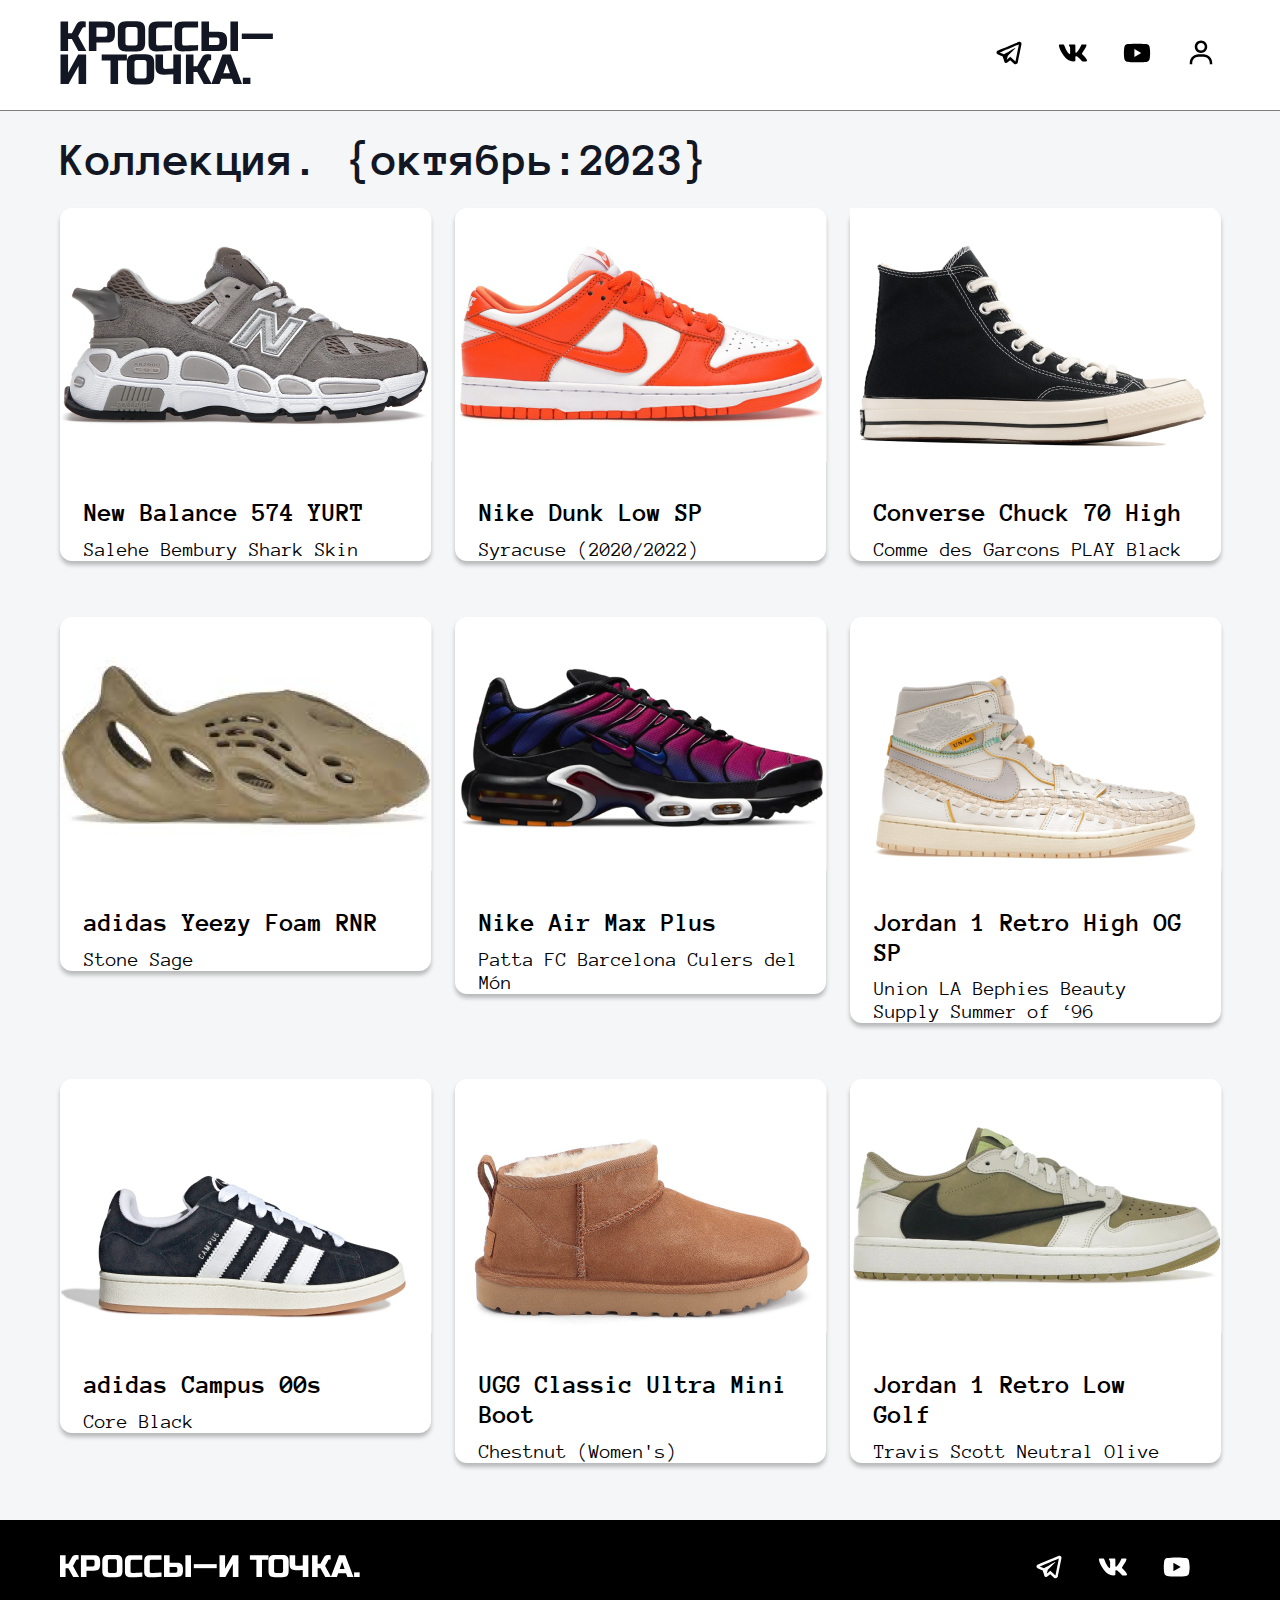
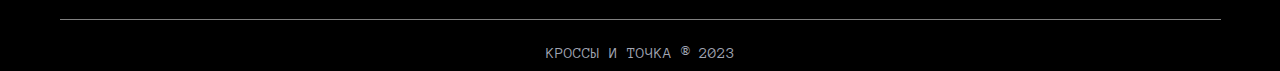
<file: index.html>
<!DOCTYPE html>
<html lang="ru">

<head>
  <meta charset="UTF-8">
  <meta name="viewport" content="width=device-width, initial-scale=1.0">
  <title>Кроссы — и точка</title>
  <link rel="stylesheet" href="./additional styles css/normalize.css">
  <link rel="stylesheet" href="./style.css" />
  <link rel="shortcut icon" href="./logo/mainlogo.jpeg">
</head>

<body>
  <header class="header">
    <div class="container1">
      <div class="logocros">
        <a href="#" class="header-logo"><img src="./logo/logo (1).svg"></a>
      </div>
      <div class="navlogin">
        <nav class="nav">
          <ul class="nav-items">
            <li><a href="#" class="nav-item hed"><img class="navsvg" src="./logo/linklog_black/icons8-телеграмма-app (3).svg"></a></li>
            <li><a href="#" class="nav-item hed"><img class="navsvg" src="./logo/linklog_black/logo-vk-svgrepo-com.svg"></a></li>
            <li><a href="#" class="nav-item hed "><img class="navsvg" src="./logo/linklog_black/logo-youtube-svgrepo-com.svg"></a></li>
            <li><a href="./form.html" class="nav-item hed item3"><img class="navsvg" src="./logo/linklog_black/user-svgrepo-com.svg"></a></li>
          </ul>
        </nav>
      </div>
    </div>
  </header>

  <main class="main">

    <div class="main_content_cros">
      <div class="glav">
        <h2 class="subtitle">Коллекция. {октябрь:2023}</h2>
      </div>
      <div class="crosct">
        <div class="cards">
          <a href="./crospage1.html">
            <article class="article">
              <div class="container">
                <img src="./png/main_img/4.png" alt="New Balance 574 YURT" class="imgcr">
                <h3 class="container__title">New Balance 574 YURT</h3>
                <p class="container__title">Salehe Bembury Shark Skin</p>
              </div>
            </article>
          </a>
          <a href="./crospage2.html">
            <article class="article">
              <div class="container">
                <img alt="Nike Dunk Low SP" src="./png/main_img/3.png" class="imgcr">
                <h3 class="container__title">Nike Dunk Low SP</h3>
                <p class="container__text">Syracuse (2020/2022)</p>
              </div>
            </article>
          </a>
          <a href="./crospage3.html">
            <article class="article">
              <div class="container">
                <img src="./png/main_img/6.png" alt="Converse Chuck 70 High" class="imgcr">
                <h3 class="container__title">Converse Chuck 70 High</h3>
                <p class="container__title">Comme des Garcons PLAY Black</p>
              </div>
            </article>
          </a>
        </div>
        <div class="cards">
          <a href="#">
            <article class="article">
              <div class="container">
                <img alt="adidas Yeezy Foam RNR" src="./png/main_img/1.png" class="imgcr">
                <h3 class="container__title">adidas Yeezy Foam RNR</h3>
                <p class="container__text">Stone Sage</p>
              </div>
            </article>
          </a>
            <a href="#">
              <article class="article">
                <div class="container">
                  <img src="./png/main_img/9.png" alt="Nike Air Max Plus" class="imgcr">
                  <h3 class="container__title">Nike Air Max Plus</h3>
                  <p class="container__title">Patta FC Barcelona Culers del <br> Món</p>
                </div>
              </article>
            </a>
            <a href="#">
              <article class="article">
                <div class="container">
                  <img src="./png/main_img/8.png" alt="Jordan 1 Retro High OG SP" class="imgcr">
                  <h3 class="container__title">Jordan 1 Retro High OG <br> SP</h3>
                  <p class="container__title">Union LA Bephies Beauty <br> Supply Summer of ‘96</p>
                </div>
              </article>
            </a>
        </div>
        <div class="cards cards3">
          <a href="#">
            <article class="article">
              <div class="container">
                <img src="./png/main_img/7.png" alt="adidas Campus 00s" class="imgcr">
                <h3 class="container__title">adidas Campus 00s</h3>
                <p class="container__title">Core Black</p>
              </div>
            </article>
          </a>
          <a href="#">
            <article class="article">
              <div class="container">
                <img src="./png/main_img/5.png" alt="UGG Classic Ultra Mini Boot" class="imgcr">
                <h3 class="container__title">UGG Classic Ultra Mini <br> Boot</h3>
                <p class="container__title">Chestnut (Women's)</p>
              </div>
            </article>
          </a>
          <a href="#">
            <article class="article">
              <div class="container">
                <img alt="Jordan 1 Retro Low Golf" src="./png/main_img/2.png" class="imgcr">
                <h3 class="container__title">Jordan 1 Retro Low <br> Golf</h3>
                <p class="container__text">Travis Scott Neutral Olive</p>
              </div>
            </article>
          </a>
        </div>
    </div>
  </main>

  <footer class="footer">
    <div class="footer_container">
      <div class="verx">
        <a href="#" class="header-logo"><img src="./logo/log2.svg"></a>
        <div class="navlogin">
          <nav class="nav">
            <ul class="nav-items">
              <li><a href="#" class="nav-item hed"><img class="navsvg" src="./logo/linklog_white/icons8-телеграмма-app (2).svg"></a></li>
              <li><a href="#" class="nav-item hed"><img class="navsvg" src="./logo/linklog_white/logo-vk-svgrepo-com (1).svg"></a></li>
              <li><a href="#" class="nav-item hed "><img class="navsvg" src="./logo/linklog_white/icons8-youtube-play.svg"></a></li>
            </ul>
          </nav>
        </div>
      </div>
      <div class="niz">
        КРОССЫ И ТОЧКА ® 2023
      </div>
    </div>
  </footer>
</body>

</html>
</file>
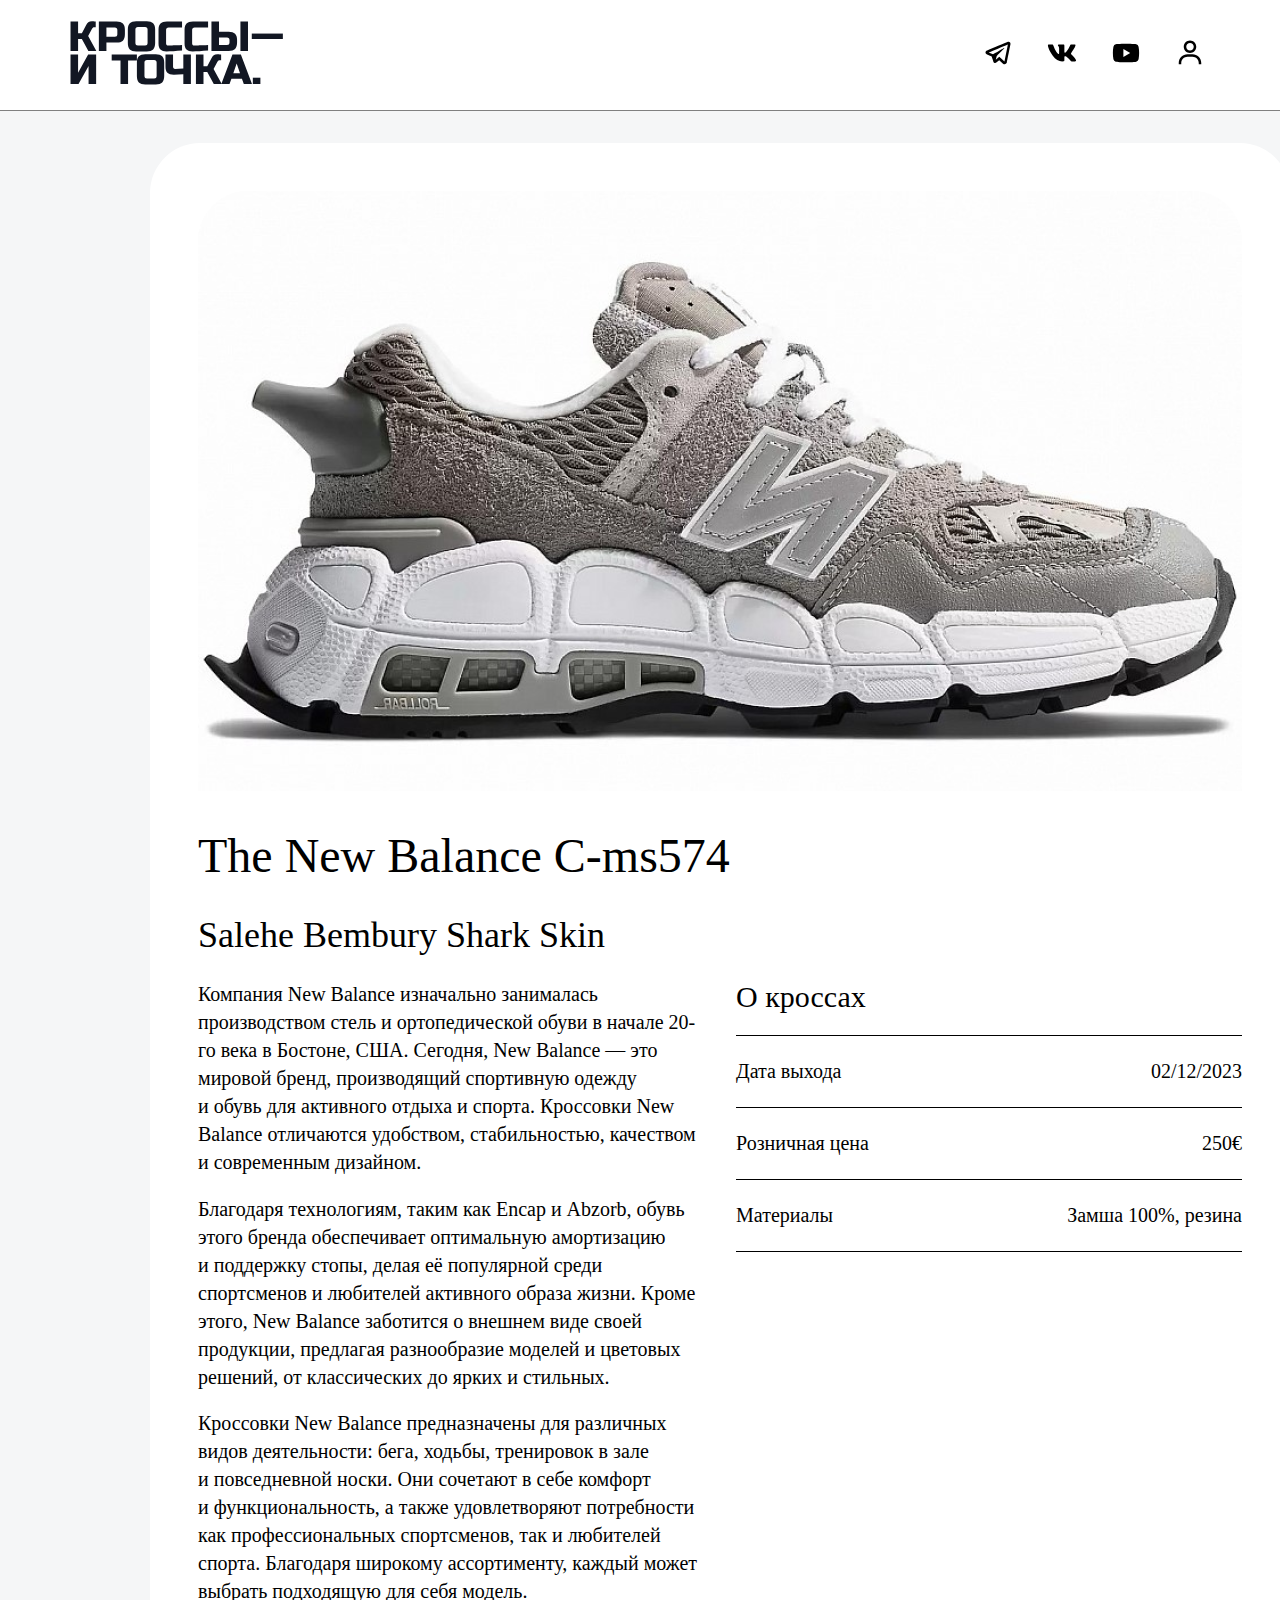
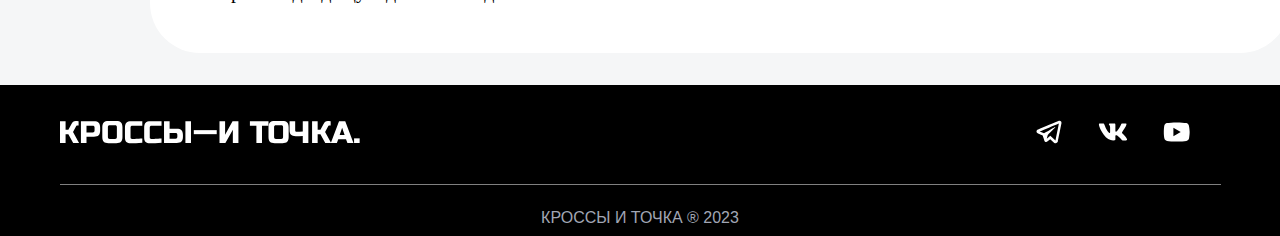
<file: crospage1.html>
<!DOCTYPE html>
<html lang="ru">

<head>
  <meta charset="UTF-8">
  <meta name="viewport" content="width=device-width, initial-scale=1.0">
  <title>New Balance 574 YURT</title>
  <link rel="stylesheet" href="./additional styles css/normalize.css">
  <link rel="stylesheet" href="./additional styles css/crospage.css">
  <link rel="shortcut icon" href="./logo/mainlogo.jpeg">
</head>

<body>

  <header class="header">
    <div class="container1">
      <div class="logocros">
        <a href="./index.html" class="header-logo"><img src="./logo/logo (1).svg"></a>
      </div>
      <div class="navlogin">
        <nav class="nav">
          <ul class="nav-items">
            <li><a href="#" class="nav-item hed"><img class="navsvg" src="./logo/linklog_black/icons8-телеграмма-app (3).svg"></a></li>
            <li><a href="#" class="nav-item hed"><img class="navsvg" src="./logo/linklog_black/logo-vk-svgrepo-com.svg"></a></li>
            <li><a href="#" class="nav-item hed "><img class="navsvg" src="./logo/linklog_black/logo-youtube-svgrepo-com.svg"></a></li>
            <li><a href="./form.html" class="nav-item hed item3"><img class="navsvg" src="./logo/linklog_black/user-svgrepo-com.svg"></a></li>
          </ul>
        </nav>
      </div>
    </div>
  </header>

  <main>
    <div class="main_content">
      <div class="bigcros">
        <div class="crosimg">
          <img src="./png/big/2b.png" alt="no cross">
        </div>
        <div class="crosname">
          <div class="block1">
            <h1 class="h1">The New Balance C-ms574</h1>
          </div>
          <div class="block2">
            <h2 class="h2">Salehe Bembury Shark Skin</h2>
          </div>
        </div>
        <div class="crosinform">
          <div class="block3">
            <p class="text">Компания New Balance изначально занималась производством стель и ортопедической обуви в начале
                20-го века в Бостоне, США. Сегодня, New Balance — это мировой бренд, производящий спортивную одежду и обувь для активного отдыха и спорта. Кроссовки New Balance отличаются удобством, стабильностью, качеством и современным дизайном.</p>
                <br>
                <p class="text">Благодаря технологиям, таким как Encap и Abzorb, обувь этого бренда обеспечивает оптимальную амортизацию и поддержку стопы, делая её популярной среди спортсменов и любителей активного образа жизни. Кроме этого, New Balance заботится о внешнем виде своей продукции, предлагая разнообразие моделей и цветовых решений, от классических до ярких и стильных.</p>
                <br>
                <p class="text">Кроссовки New Balance предназначены для различных видов деятельности: бега, ходьбы, тренировок в зале и повседневной носки. Они сочетают в себе комфорт и функциональность, а также удовлетворяют потребности как профессиональных спортсменов, так и любителей спорта. Благодаря широкому ассортименту, каждый может выбрать подходящую для себя модель.</p>
          </div>

          <div class="block4">
            <h2 class="h2_1">О кроссах</h2>
            <div class="date-info">
              <p>Дата выхода</p>
              <p>02/12/2023</p>
            </div>
            <div class="price">
              <p>Розничная цена</p>
              <p>250€</p>
            </div>
            <div class="material">
              <p>Материалы</p>
              <p>Замша 100%, резина</p>
            </div>
          </div>
        </div>
      </div>
    </div>
  </main>

  <footer class="footer">
    <div class="footer_container">
      <div class="verx">
        <a href="./index.html" class="header-logo"><img src="./logo/log2.svg"></a>
        <div class="navlogin">
          <nav class="nav">
            <ul class="nav-items">
              <li><a href="#" class="nav-item hed"><img class="navsvg" src="./logo/linklog_white/icons8-телеграмма-app (2).svg"></a></li>
              <li><a href="#" class="nav-item hed"><img class="navsvg" src="./logo/linklog_white/logo-vk-svgrepo-com (1).svg"></a></li>
              <li><a href="#" class="nav-item hed "><img class="navsvg" src="./logo/linklog_white/icons8-youtube-play.svg"></a></li>
            </ul>
          </nav>
        </div>
      </div>
      <div class="niz">
        КРОССЫ И ТОЧКА ® 2023
      </div>
    </div>
  </footer>
</body>

</html>
</file>
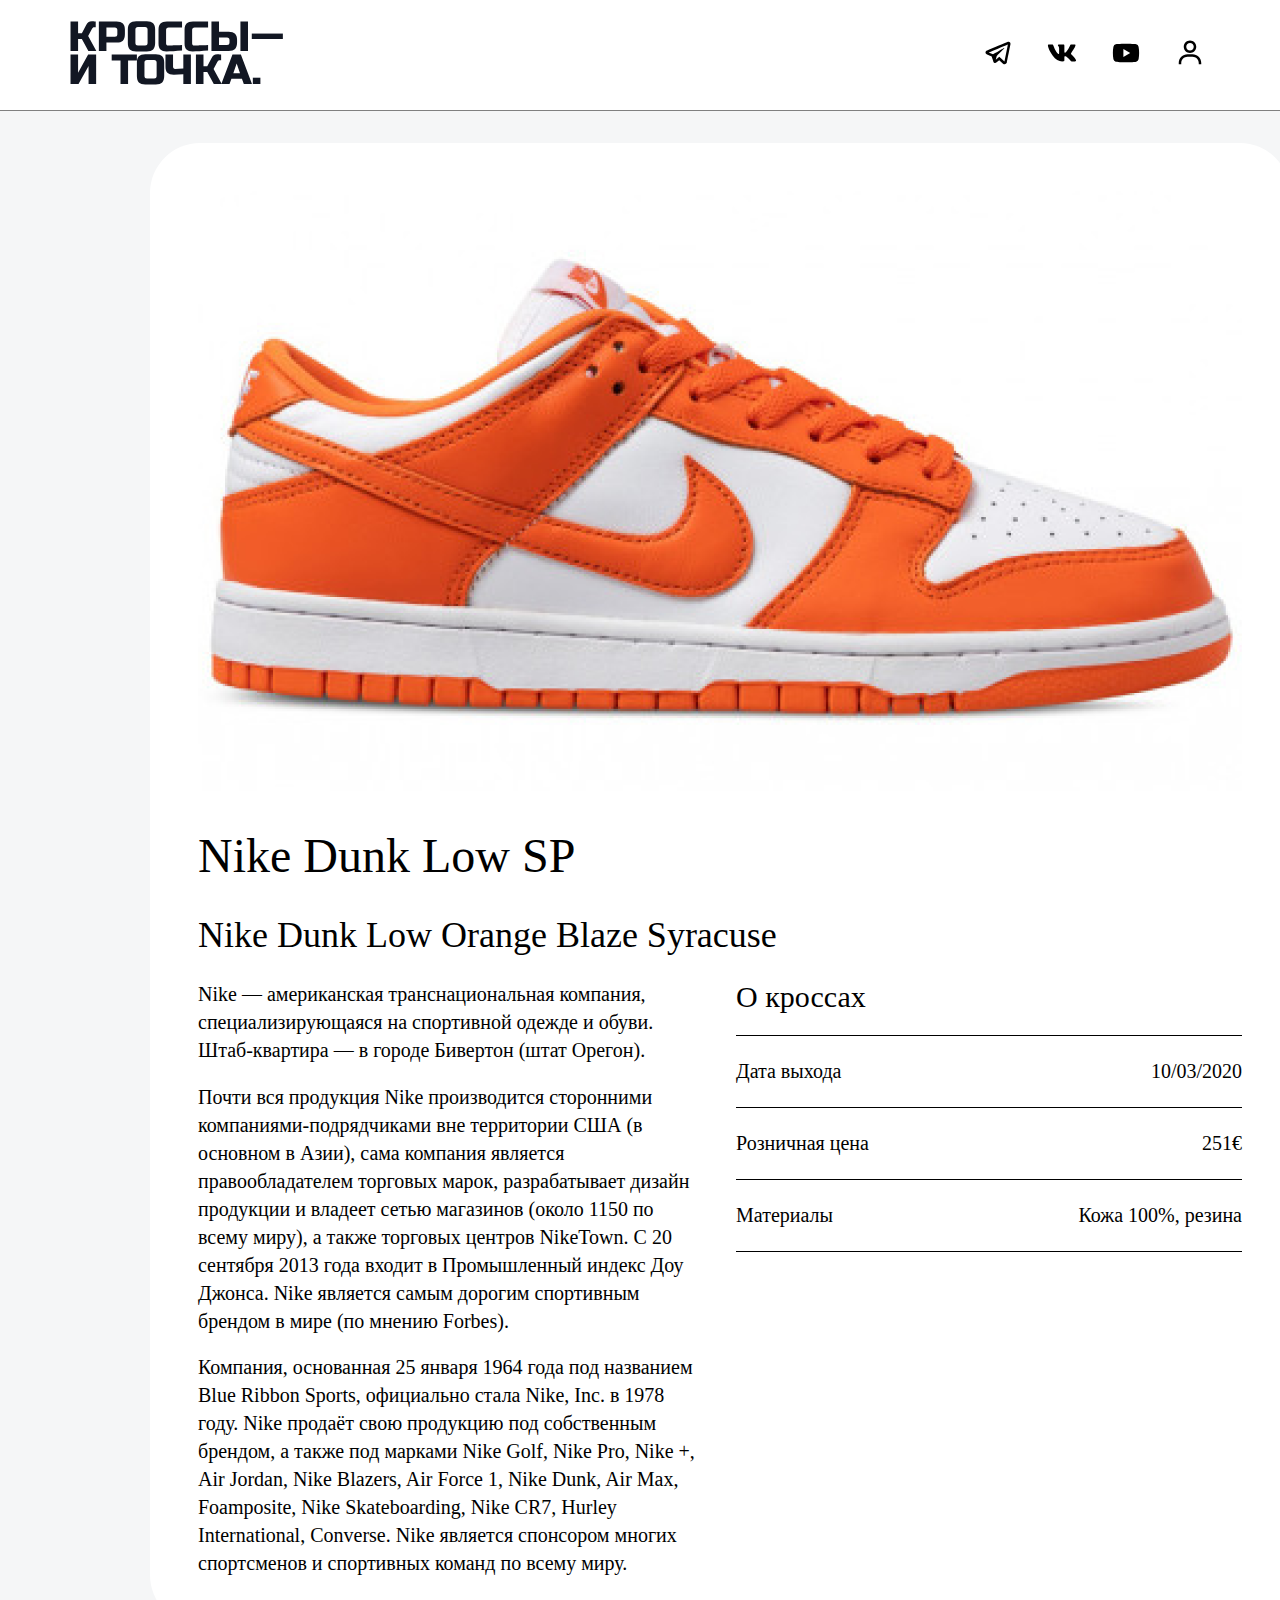
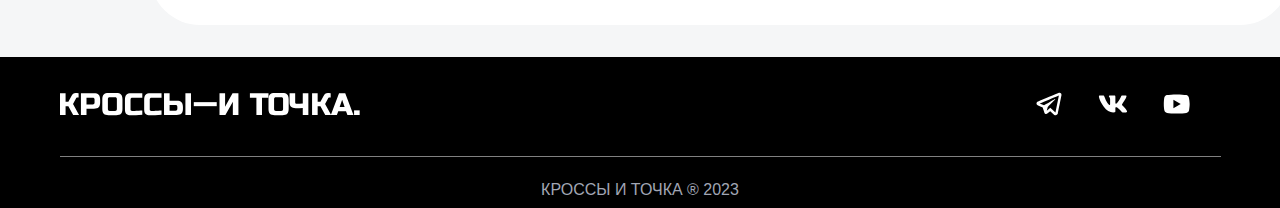
<file: crospage2.html>
<!DOCTYPE html>
<html lang="ru">

<head>
  <meta charset="UTF-8">
  <meta name="viewport" content="width=device-width, initial-scale=1.0">
  <title>Nike Dunk Low SP</title>
  <link rel="stylesheet" href="./additional styles css/normalize.css">
  <link rel="stylesheet" href="./additional styles css/crospage.css">
  <link rel="shortcut icon" href="./logo/mainlogo.jpeg">
</head>

<body>

  <header class="header">
    <div class="container1">
      <div class="logocros">
        <a href="./index.html" class="header-logo"><img src="./logo/logo (1).svg"></a>
      </div>
      <div class="navlogin">
        <nav class="nav">
          <ul class="nav-items">
            <li><a href="#" class="nav-item hed"><img class="navsvg" src="./logo/linklog_black/icons8-телеграмма-app (3).svg"></a></li>
            <li><a href="#" class="nav-item hed"><img class="navsvg" src="./logo/linklog_black/logo-vk-svgrepo-com.svg"></a></li>
            <li><a href="#" class="nav-item hed "><img class="navsvg" src="./logo/linklog_black/logo-youtube-svgrepo-com.svg"></a></li>
            <li><a href="./form.html" class="nav-item hed item3"><img class="navsvg" src="./logo/linklog_black/user-svgrepo-com.svg"></a></li>
          </ul>
        </nav>
      </div>
    </div>
  </header>

  <main>
    <div class="main_content">
      <div class="bigcros">
        <div class="crosimg">
          <img src="./png/big/1b.png" alt="no cross">
        </div>
        <div class="crosname">
          <div class="block1">
            <h1 class="h1">Nike Dunk Low SP</h1>
          </div>
          <div class="block2">
            <h2 class="h2">Nike Dunk Low Orange Blaze Syracuse</h2>
          </div>
        </div>
        <div class="crosinform">
          <div class="block3">
            <p class="text">Nike — американская транснациональная компания, специализирующаяся на спортивной одежде и
              обуви. Штаб-квартира — в городе Бивертон (штат Орегон).</p>
            <br>
            <p class="text">Почти вся продукция Nike производится сторонними компаниями-подрядчиками вне территории
              США (в основном в Азии), сама компания является правообладателем торговых марок, разрабатывает дизайн
              продукции и владеет сетью магазинов (около 1150 по всему миру), а также торговых центров NikeTown. С 20
              сентября 2013 года входит в Промышленный индекс Доу Джонса. Nike является самым дорогим спортивным
              брендом в мире (по мнению Forbes).</p>
            <br>
            <p class="text">Компания, основанная 25 января 1964 года под названием Blue Ribbon Sports, официально
              стала Nike, Inc. в 1978 году. Nike продаёт свою продукцию под собственным брендом, а также под марками
              Nike Golf, Nike Pro, Nike +, Air Jordan, Nike Blazers, Air Force 1, Nike Dunk, Air Max, Foamposite, Nike
              Skateboarding, Nike CR7, Hurley International, Converse. Nike является спонсором многих спортсменов и
              спортивных команд по всему миру.</p>
          </div>

          <div class="block4">
            <h2 class="h2_1">О кроссах</h2>
            <div class="date-info">
              <p>Дата выхода</p>
              <p>10/03/2020</p>
            </div>
            <div class="price">
              <p>Розничная цена</p>
              <p>251€</p>
            </div>
            <div class="material">
              <p>Материалы</p>
              <p>Кожа 100%, резина</p>
            </div>
          </div>
        </div>
      </div>
    </div>
  </main>

  <footer class="footer">
    <div class="footer_container">
      <div class="verx">
        <a href="./index.html" class="header-logo"><img src="./logo/log2.svg"></a>
        <div class="navlogin">
          <nav class="nav">
            <ul class="nav-items">
              <li><a href="#" class="nav-item hed"><img class="navsvg" src="./logo/linklog_white/icons8-телеграмма-app (2).svg"></a></li>
              <li><a href="#" class="nav-item hed"><img class="navsvg" src="./logo/linklog_white/logo-vk-svgrepo-com (1).svg"></a></li>
              <li><a href="#" class="nav-item hed "><img class="navsvg" src="./logo/linklog_white/icons8-youtube-play.svg"></a></li>
            </ul>
          </nav>
        </div>
      </div>
      <div class="niz">
        КРОССЫ И ТОЧКА ® 2023
      </div>
    </div>
  </footer>
</body>

</html>
</file>
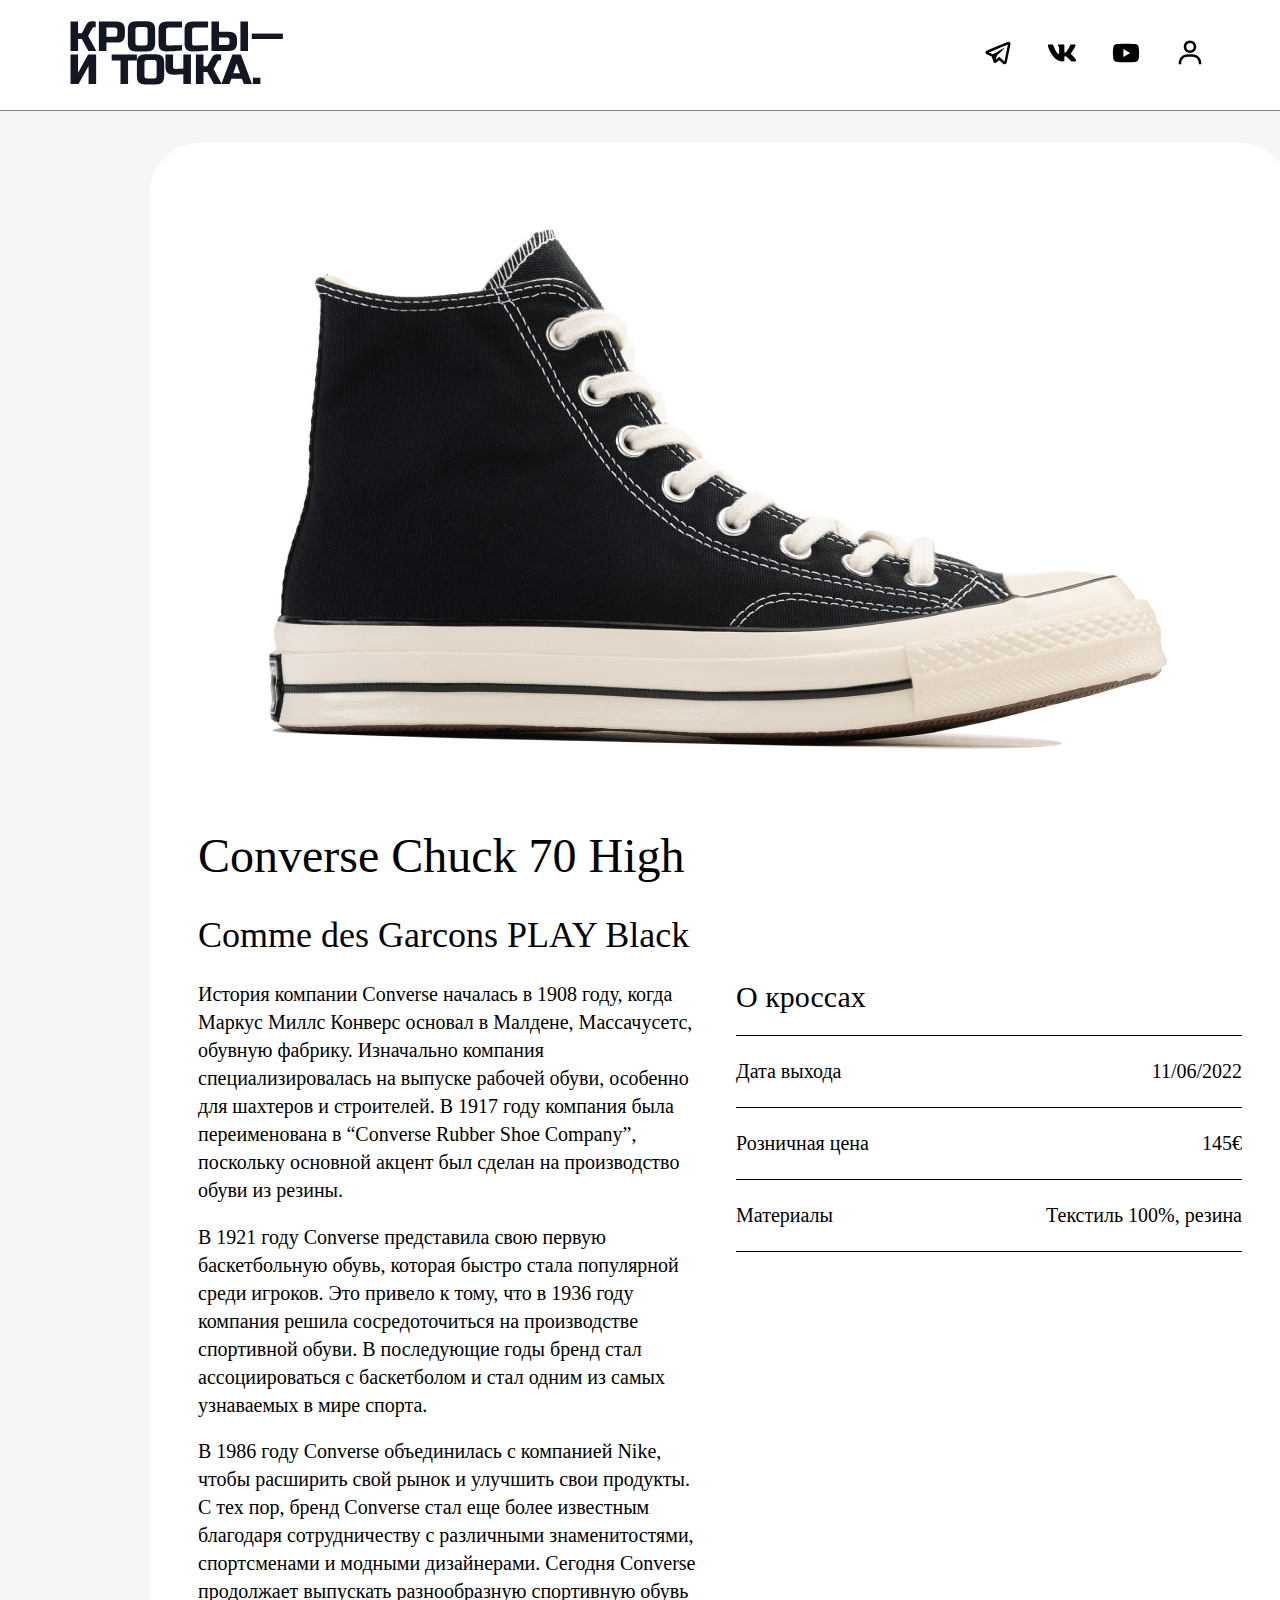
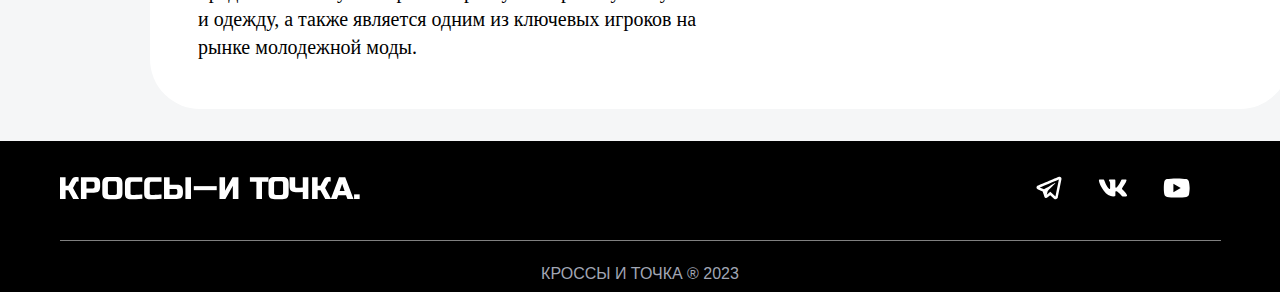
<file: crospage3.html>
<!DOCTYPE html>
<html lang="ru">

<head>
  <meta charset="UTF-8">
  <meta name="viewport" content="width=device-width, initial-scale=1.0">
  <title>Converse Chuck 70 High</title>
  <link rel="stylesheet" href="./additional styles css/normalize.css">
  <link rel="stylesheet" href="./additional styles css/crospage.css">
  <link rel="shortcut icon" href="./logo/mainlogo.jpeg">
</head>

<body>

  <header class="header">
    <div class="container1">
      <div class="logocros">
        <a href="./index.html" class="header-logo"><img src="./logo/logo (1).svg"></a>
      </div>
      <div class="navlogin">
        <nav class="nav">
          <ul class="nav-items">
            <li><a href="#" class="nav-item hed"><img class="navsvg" src="./logo/linklog_black/icons8-телеграмма-app (3).svg"></a></li>
            <li><a href="#" class="nav-item hed"><img class="navsvg" src="./logo/linklog_black/logo-vk-svgrepo-com.svg"></a></li>
            <li><a href="#" class="nav-item hed "><img class="navsvg" src="./logo/linklog_black/logo-youtube-svgrepo-com.svg"></a></li>
            <li><a href="./form.html" class="nav-item hed item3"><img class="navsvg" src="./logo/linklog_black/user-svgrepo-com.svg"></a></li>
          </ul>
        </nav>
      </div>
    </div>
  </header>

  <main>
    <div class="main_content">
      <div class="bigcros">
        <div class="crosimg">
          <img src="./png/big/3b.png" alt="no cross">
        </div>
        <div class="crosname">
          <div class="block1">
            <h1 class="h1">Converse Chuck 70 High</h1>
          </div>
          <div class="block2">
            <h2 class="h2">Comme des Garcons PLAY Black</h2>
          </div>
        </div>
        <div class="crosinform">
          <div class="block3">
            <p class="text">История компании Converse началась в 1908 году, когда Маркус Миллс Конверс основал в Малдене, Массачусетс, обувную фабрику. Изначально компания специализировалась на выпуске рабочей обуви, особенно для шахтеров и строителей. В 1917 году компания была переименована в “Converse Rubber Shoe Company”, поскольку основной акцент был сделан на производство обуви из резины.</p>
            <br>
            <p class="text">В 1921 году Converse представила свою первую баскетбольную обувь, которая быстро стала популярной среди игроков. Это привело к тому, что в 1936 году компания решила сосредоточиться на производстве спортивной обуви. В последующие годы бренд стал ассоциироваться с баскетболом и стал одним из самых узнаваемых в мире спорта.
            </p>
            <br>
            <p class="text">В 1986 году Converse объединилась с компанией Nike, чтобы расширить свой рынок и улучшить свои продукты. С тех пор, бренд Converse стал еще более известным благодаря сотрудничеству с различными знаменитостями, спортсменами и модными дизайнерами. Сегодня Converse продолжает выпускать разнообразную спортивную обувь и одежду, а также является одним из ключевых игроков на рынке молодежной моды.</p>
          </div>

          <div class="block4">
            <h2 class="h2_1">О кроссах</h2>
            <div class="date-info">
              <p>Дата выхода</p>
              <p>11/06/2022</p>
            </div>
            <div class="price">
              <p>Розничная цена</p>
              <p>145€</p>
            </div>
            <div class="material">
              <p>Материалы</p>
              <p>Текстиль 100%, резина</p>
            </div>
          </div>
        </div>
      </div>
    </div>
  </main>

  <footer class="footer">
    <div class="footer_container">
      <div class="verx">
        <a href="./index.html" class="header-logo"><img src="./logo/log2.svg"></a>
        <div class="navlogin">
          <nav class="nav">
            <ul class="nav-items">
              <li><a href="#" class="nav-item hed"><img class="navsvg" src="./logo/linklog_white/icons8-телеграмма-app (2).svg"></a></li>
              <li><a href="#" class="nav-item hed"><img class="navsvg" src="./logo/linklog_white/logo-vk-svgrepo-com (1).svg"></a></li>
              <li><a href="https://youtu.be/dQw4w9WgXcQ?si=tLcqURMFau8ApWou" target="_blank" class="nav-item hed "><img class="navsvg" src="./logo/linklog_white/icons8-youtube-play.svg"></a></li>
            </ul>
          </nav>
        </div>
      </div>
      <div class="niz">
        КРОССЫ И ТОЧКА ® 2023
      </div>
    </div>
  </footer>
</body>

</html>
</file>
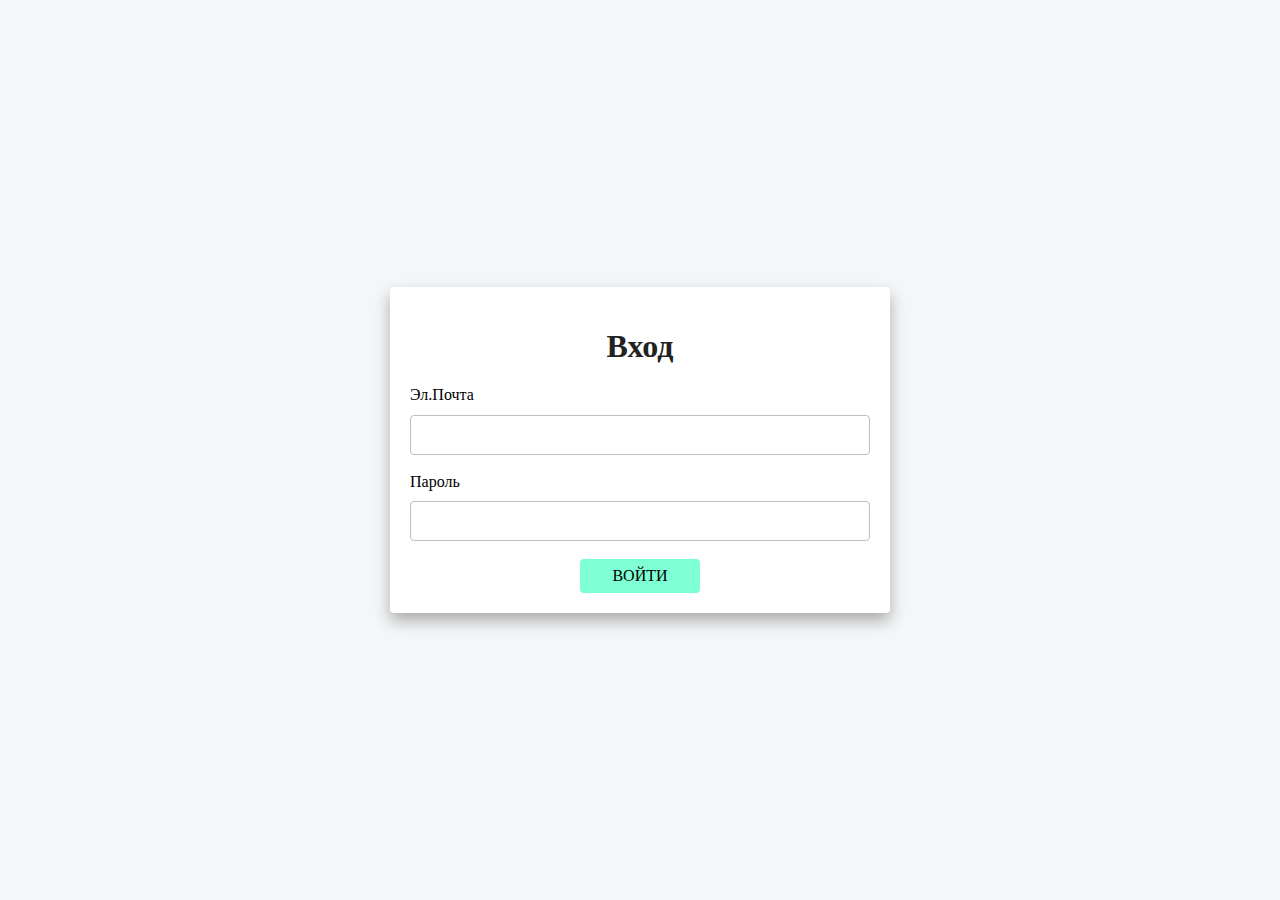
<file: form.html>
<!DOCTYPE html>
<html lang="ru">

<head>
    <meta charset="UTF-8">
    <meta name="viewport" content="width=device-width, initial-scale=1.0">
    <title>Кроссы — и точка/Вход</title>
    <link rel="stylesheet" href="./additional styles css/form.css">
    <link rel="stylesheet" href="./additional styles css/normalize.css">
    <link rel="shortcut icon" href="./logo/mainlogo.jpeg">
</head>

<body>
    <div class="container">
        <form action="">
            <h1>Вход</h1>
            <div class="formgr">
                <label for="">Эл.Почта</label>
                <input type="text" class="formcont" required>
            </div>
            <div class="formgr">
                <label for="">Пароль</label>
                <input type="password" class="formcont" required>
            </div>
            <input type="submit" class="btn" value="войти">
        </form>
    </div>
</body>

</html>
</file>
<file: style.css>
/* начало общего блока */

@font-face {
  font-family: "Anonymous Pro";
  src: url(fonts/AnonymousPro-Bold.ttf);
  font-weight: 700;
}

@font-face {
  font-family: "Anonymous Pro";
  src: url(fonts/AnonymousPro-Regular.ttf);
}

* {
  margin: 0;
  padding: 0;
}

h1 {
  font-family: "Anonymous Pro", sans-serif;
  font-size: 48px;
}

h2 {
  color: #121723;
  font-family: "Anonymous Pro", sans-serif;
  font-size: 48px;
  font-style: normal;
  font-weight: 700;
  line-height: 100%;
  margin: 0;
}

h3 {
  font-family: "Anonymous Pro", sans-serif;
  font-size: 26px;
  margin-bottom: 10px;
  margin-left: 24px;
}

p {
  font-family: "Anonymous Pro", sans-serif;
  font-size: 20px;
  margin-bottom: 32px;
  margin-left: 24px;
}

a {
  text-decoration: none;
  color: #000;
}

/* конец общего блока */

/* начало хедера */

header {
  border-bottom: 1px solid gray;
  height: 110px;
}

.container1 {
  display: flex;
  align-items: center;
  margin: 0 auto;
  justify-content: space-between;
  height: 100%;
  max-width: 1161px;
}

.login {
  font-family: Anonymous Pro;
  font-size: 30px;
  font-weight: 700;

}

.navlogin {
  display: flex;
  flex-direction: row;
}

.navsvg {
  width: 40px;
  height: 30px;
}

.nav-items {
  display: flex;
  list-style: none;
}


.nav-item {
  text-decoration: none;
  font-family: Anonymous Pro;
  font-size: 20px;
  font-weight: 700;
  color: #000;
  margin-right: 24px;
}

.hed {
}

/* конец хедера */

/* начало мейна */

main {
  background-color: #E6E8EC66;
}

.glav {
  max-width: 1161px;
  margin: 0 auto;
  margin-bottom: 24px;
  padding-top: 25px;
}

.cards {
  display: flex;
  max-width: 1161px;
  margin: 0 auto;
  column-gap: 24px;
  margin-bottom: 24px;
  align-items: baseline;
}

.container {
  background-color: white;
  width: 371px;
  border-radius: 12px;
  box-shadow: 0px 4px 4px 0px rgba(0, 0, 0, 0.25);
  transition: 0.5s; 
}

.container:hover {     
  /* transform: scale(1.1); не обращайте на это внимание, это нужно :) */ 
  transform: translateY(-10px);
}

.imgcr {
  margin-bottom: 32px;
}

.cards3 {
  margin-bottom: 0;
  padding-bottom: 25px;
}

.item2 {
  color: #FFF;
}

.item3 {
margin-right: 0;
}

/* конец мейна */

/* начало футера */

footer {
  background: #000;
  height: 151px;
} 

.footer_container {
  padding: 32px 0px 0px 0px;
}

.verx {
  display: flex;
  align-items: center;
  margin: 0 auto;
  justify-content: space-between;
  height: 50%;
  max-width: 1161px;
  padding-bottom: 32px;
}

.niz {
  padding-top: 24px;
  border-top: 1px solid gray;
  margin: 0 auto;
  height: 50%;
  max-width: 1161px;
  text-align: center;
  color: #A1A6B4;
  font-family: "Anonymous Pro", sans-serif;
}

/* конец футера */


@media screen and (max-width: 376px) {

  h2 {
      font-size: 32px;
  }

  /* адаптация хедера */

  header {
      padding: 0px 16px;
      height: auto;
  }

  .container1 {
      flex-direction: column;
      padding: 24px 0px;
      gap: 24px;
  }

  /* адаптация мейна */

  .main {
      padding: 0 16px;
  }

  .main_content_cros {
      max-width: 343px;
  }

  .container {
      width: 343px;
  }

  .imgcr  {
      width: 343px;
  }

  .cards {
      display: flex;
      flex-direction: column;
      align-items: center;
      width: 343px;
  }

  .crosct {
      max-width: 343px;
  }
  /* адаптация футера */

  footer {
      height: auto;
  }

  .footer_container {
      padding: 32px 0px 24px 0px;
      height: auto;
  }

  .verx {
      display: flex;
      flex-direction: column;
      justify-content: center;
      align-items: center;
      gap: 32px;
      align-self: stretch;
      padding-bottom: 24px;
      width: 343px;
  }

  .niz {
      flex-direction: column;
      padding-top: 24px;
      width: 343px;
  }

}

/* не обращай внимание:) */
/* @media screen and (min-width: 376px) and (max-width: 1081px) {
  
} */
</file>
<file: additional styles css/crospage.css>
* {
    margin: 0;
    padding: 0;
  }

  h1 {
    font-family: Anonymous Pro;
    font-weight: 400;
    font-size: 48px;
  }

  h2 {
    font-family: Anonymous Pro;
    font-weight: 400;
    font-size: 36px;
  }

  p {
    font-family: Anonymous Pro;
  }

  main {
    background-color: #E6E8EC66;
  }

  header {
    border-bottom: 1px solid gray;
    height: 110px;
  }

  .container1 {
    display: flex;
    align-items: center;
    margin: 0 auto;
    justify-content: space-between;
    height: 100%;
    max-width: 1140px;
  }

  .nav-items {
    display: flex;
    list-style: none;
  }

  .nav-item {
    text-decoration: none;
    font-family: Anonymous Pro;
    font-size: 20px;
    font-weight: 700;
    color: #000;
    margin-right: 24px;
  }
  
  main{
    display: flex;
    padding: 0px 150px;
    flex-direction: row;
    align-items: center;
    gap: 48px;
    align-self: stretch;
  }

  .main_content {
    padding-top: 32px;
    padding-bottom: 32px;
    flex-direction: row;
    width: 1140px;
    margin: 0 auto;
  }

  .bigcros{
    background-color: #FFF;
    width: 1044px;
    display: flex;
    padding: 48px;
    flex-direction: column;
    border-radius: 50px;
  }

  .login {
    font-family: Anonymous Pro;
    font-size: 30px;
    font-weight: 700;
  
  }
  
  .navlogin {
    display: flex;
    flex-direction: row;
  }
  
  .navsvg {
    width: 40px;
    height: 30px;
  }
  
  .nav-items {
    display: flex;
    list-style: none;
  }
  
  
  .nav-item {
    text-decoration: none;
    font-family: Anonymous Pro;
    font-size: 20px;
    font-weight: 700;
    color: #000;
    margin-right: 24px;
  }
  

  /* .crosname {} */

  .block1 {
    color: var(--black);
    margin-bottom: 24px;
  }
  

  /* .block2 {

  } */

  .crosinform {
    display: flex;
    max-width: 1044px;
    justify-content: space-between;
    align-items: flex-start;
    margin-top: 24px;
    width: 100%;
    height: auto;

  }

  .text {
    font-family: Anonymous Pro;
    font-size: 20px;
    font-style: normal;
    font-weight: 400;
    line-height: 28px;
  }

  .block3 {
    width: 50%;
  }

  .block4 {
    display: flex;
    flex-direction: column;
    justify-content: flex-start;
    align-items: flex-start;
    width: 50%;
    margin-left: 32px;
  }


  .date-info {
    display: flex;
    justify-content: space-between;
    width: 100%;
    border-bottom: 1px solid black;
    border-top: 1px solid black;
    padding-top: 24px;
    padding-bottom: 24px;
    font-family: Anonymous Pro;
    font-size: 20px;
    font-style: normal;
    font-weight: 400;
    line-height: normal;
  }

  .material {
    display: flex;
    justify-content: space-between;
    width: 100%;
    border-bottom: 1px solid black;
    padding-top: 24px;
    padding-bottom: 24px;
    font-family: Anonymous Pro;
    font-size: 20px;
    font-style: normal;
    font-weight: 400;
    line-height: normal;
  }

  .price {
    display: flex;
    justify-content: space-between;
    width: 100%;
    border-bottom: 1px solid black;
    padding-top: 24px;
    padding-bottom: 24px;
    font-family: Anonymous Pro;
    font-size: 20px;
    font-style: normal;
    font-weight: 400;
    line-height: normal;
  }

  .h2_1 {
    font-size: 30px;
    padding-bottom: 20px;
  }


  .item2 {
    color: #FFF;
  }

  .item3 {
    margin-right: 0;
  }

  footer {
    background: #000;
    height: 151px;
  } 
  
  .footer_container {
    padding: 32px 0px 0px 0px;
  }
  
  .verx {
    display: flex;
    align-items: center;
    margin: 0 auto;
    justify-content: space-between;
    height: 50%;
    max-width: 1161px;
    padding-bottom: 32px;
  }
  
  .niz {
    padding-top: 24px;
    border-top: 1px solid gray;
    margin: 0 auto;
    height: 50%;
    max-width: 1161px;
    text-align: center;
    color: #A1A6B4;
    font-family: "Anonymous Pro", sans-serif;
  }

  @media screen and (max-width: 376px) {

    h1 {
        font-size: 32px;
    }

    h2 {
        font-size: 20px;
    }

    p {
        font-size: 16px;
    }

    .h2_1 {
        font-size: 24px;
    }

    header {
        padding: 0px 16px;
        height: auto;
    }

    .container1 {
        flex-direction: column;
        padding: 24px 0px;
        gap: 24px;
    }

    main {
        padding: 0 16px;
    }

    img {
        width: 295px;
    }

    .main_content {
        max-width: 343px;
        display: flex;
        padding: 32px 0px;
        flex-direction: column;
        justify-content: center;
        align-items: center;
        gap: 48px;
        align-self: stretch;
        width: 343px;
        height: auto;
    }

    .bigcros {
        display: flex;
        flex-direction: column;
        align-items: flex-start;
        gap: 24px;
        align-self: stretch;
        width: 295px;
        padding: 24px;
        border-radius: 24px;
    }

    /* .crosimg {
    } */

    .crosinform {
        margin-top: 0;
        flex-direction: column;
        row-gap: 32px;
    }

    .block3 {
        width: 100%;
    }

    .block4 {
        width: 100%;
        margin-left: 0;
    }


    footer {
        height: auto;
    }

    .footer_container {
        padding: 32px 0px 24px 0px;
        height: auto;
    }

    .verx {
        display: flex;
        flex-direction: column;
        justify-content: center;
        align-items: center;
        gap: 32px;
        align-self: stretch;
        padding-bottom: 24px;
        width: 343px;
    }

    .niz {
        flex-direction: column;
        padding-top: 24px;
        width: 343px;
    }
}
</file>
<file: additional styles css/form.css>
* {
    margin: 0;
    padding: 0;
    box-sizing: border-box;
}

body {
    background-color: #E6E8EC66;
    min-height: 100vh;
    display: flex;
    font-family: Anonymous Pro;
}

.container {
    margin: auto;
    width: 500px;
    max-width: 90%;
}

form {
    width: 100%;
    height: 100%;
    background-color: white;
    padding: 20px;
    border-radius: 4px;
    box-shadow: 0 8px 16px rgba(0,0,0,.3);
}

h1 {
    text-align: center;
    margin-bottom: 20px;
    color: #222;
}

.formcont {
    width: 100%;
    height: 40px;
    border-radius: 4px;
    background-color: #fff;
    border: 1px solid silver;
    margin: 10px 0 18px 0;
    padding: 0 10px;
}


.btn {
    margin-left: 50%;
    transform: translateX(-50%);
    width: 120px;
    height: 34px;
    border: none;
    outline: none;
    background-color: aquamarine;
    cursor: pointer;
    font-size: 16px;
    text-transform: uppercase;
    color: black;
    border-radius: 4px;
    transition: .3s;
}

.btn:hover {
    opacity: .7;
}
</file>
